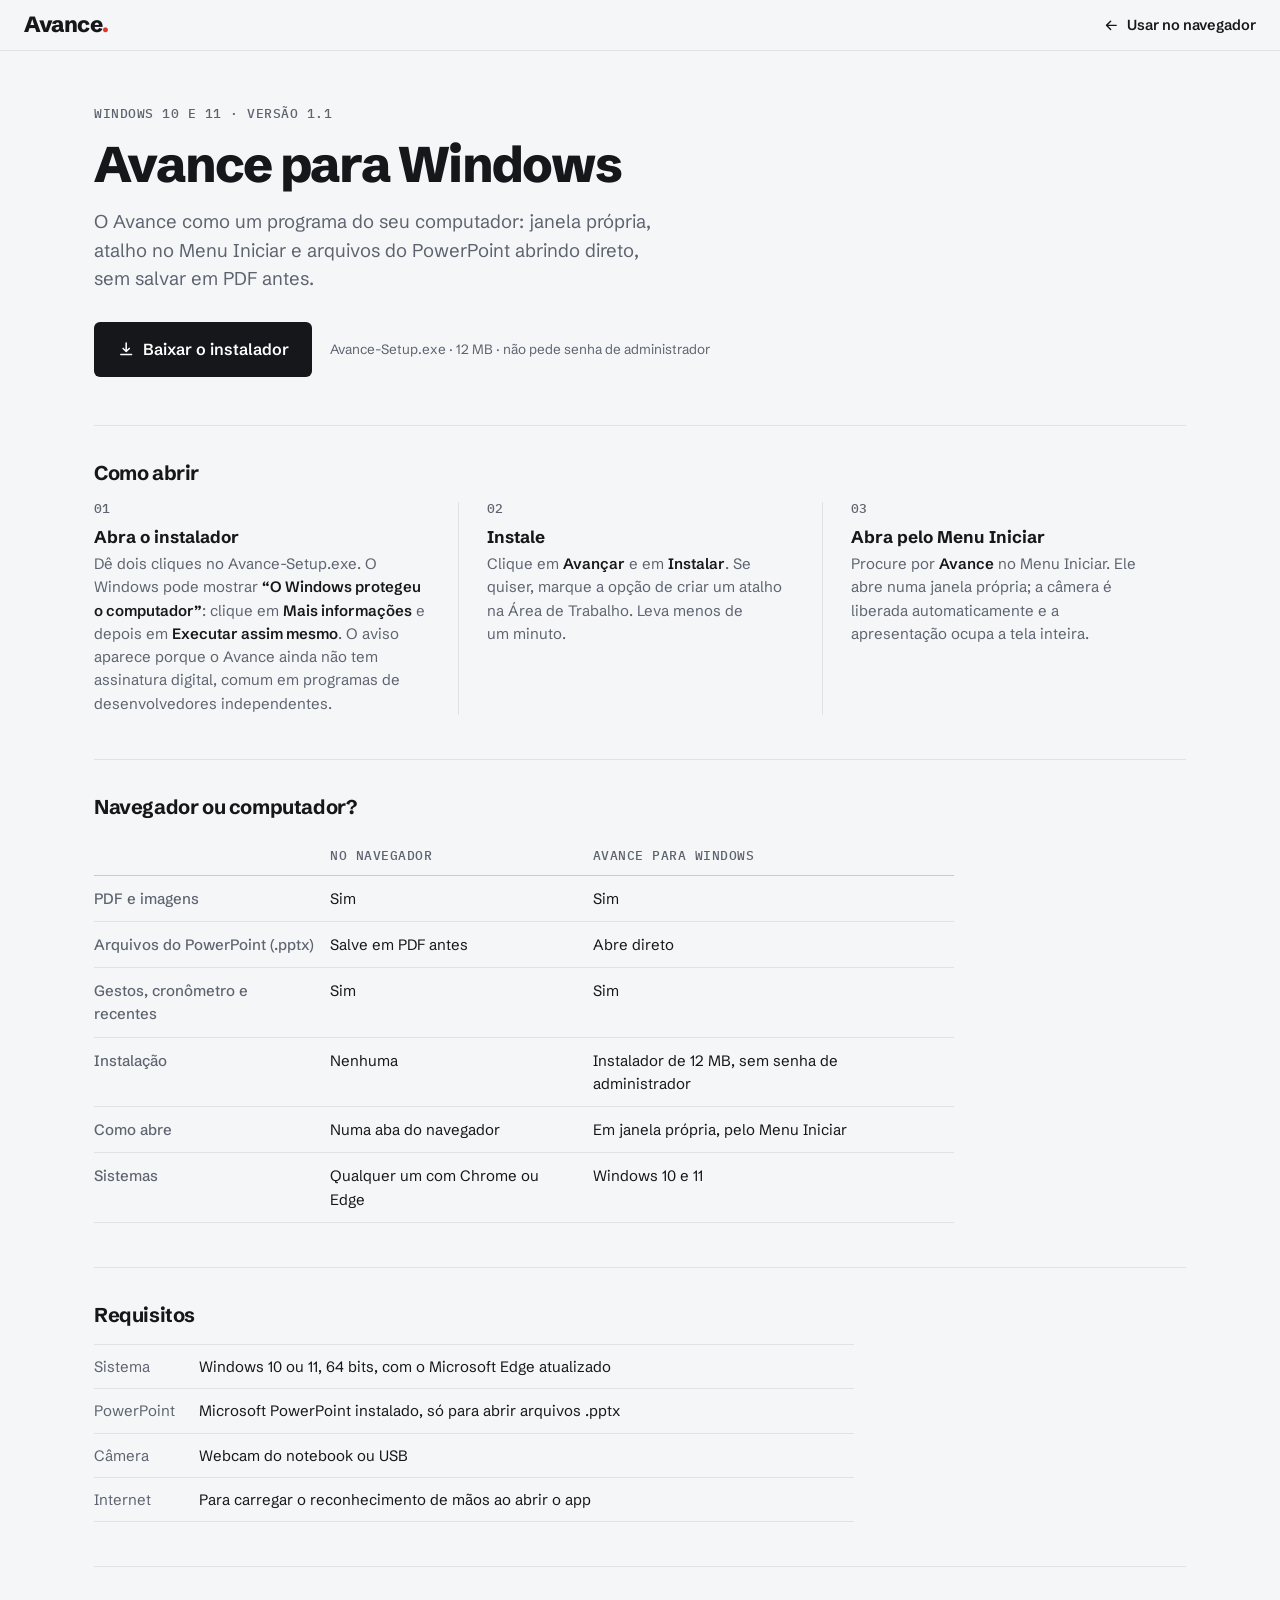
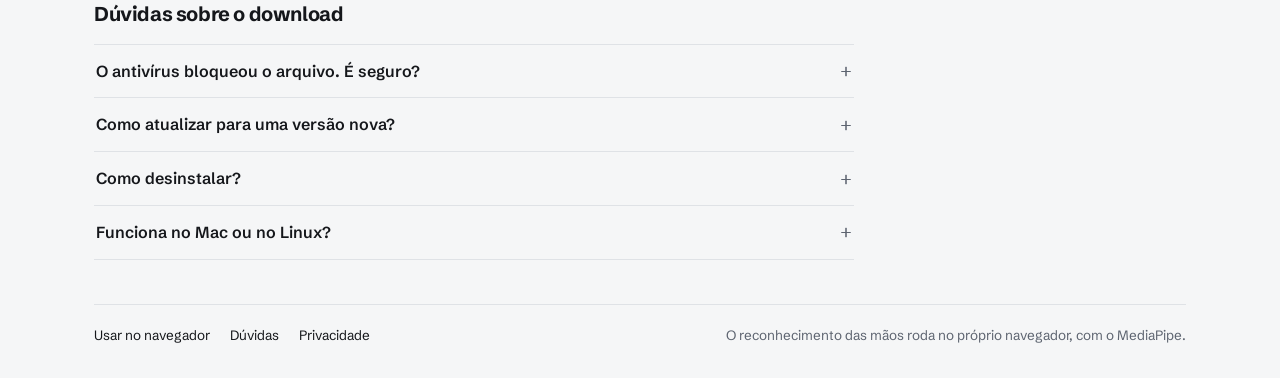
<file: download.html>
<!doctype html>
<html lang="pt-BR">
<head>
  <meta charset="utf-8">
  <meta name="viewport" content="width=device-width, initial-scale=1">
  <title>Avance para Windows</title>
  <meta name="description" content="Baixe o Avance para Windows: passe os slides com gestos da mão e abra arquivos do PowerPoint direto.">
  <link rel="icon" href="favicon.ico" sizes="any">
  <link rel="icon" href="favicon.svg" type="image/svg+xml">
  <link rel="apple-touch-icon" href="apple-touch-icon.png">
  <link rel="preconnect" href="https://fonts.googleapis.com">
  <link rel="preconnect" href="https://fonts.gstatic.com" crossorigin>
  <link href="https://fonts.googleapis.com/css2?family=IBM+Plex+Mono:wght@400;500&family=Schibsted+Grotesk:wght@400;500;600;700;800&display=swap" rel="stylesheet">
  <link rel="stylesheet" href="css/style.css">
</head>
<body>
  <svg width="0" height="0" style="position:absolute" aria-hidden="true">
    <symbol id="i-download" viewBox="0 0 24 24"><path d="M12 4v11m0 0-4-4m4 4 4-4M5 19h14"/></symbol>
    <symbol id="i-arrow-l" viewBox="0 0 24 24"><path d="M19 12H5m6-6-6 6 6 6"/></symbol>
  </svg>

  <header class="topbar">
    <a class="brand" href="./" title="Voltar ao início">Avance<span class="laser">.</span></a>
    <span></span>
    <div class="top-right">
      <a class="top-link" href="./"><svg><use href="#i-arrow-l"/></svg> Usar no navegador</a>
    </div>
  </header>

  <main class="welcome download-page">
    <section class="dl-hero">
      <span class="dl-eyebrow">Windows 10 e 11 · versão 1.1</span>
      <h1>Avance para Windows</h1>
      <p class="lead">O Avance como um programa do seu computador: janela própria, atalho no Menu Iniciar e arquivos do PowerPoint abrindo direto, sem salvar em PDF antes.</p>
      <div class="dl-actions">
        <a class="btn dark lg" href="https://github.com/sacramentobernardes/Avance/releases/latest/download/Avance-Setup.exe"><svg><use href="#i-download"/></svg> Baixar o instalador</a>
        <span class="note">Avance-Setup.exe · 12 MB · não pede senha de administrador</span>
      </div>
    </section>

    <section class="dl-section">
      <h2>Como abrir</h2>
      <ol class="dl-steps">
        <li>
          <h3>Abra o instalador</h3>
          <p>Dê dois cliques no Avance-Setup.exe. O Windows pode mostrar <b>“O Windows protegeu o computador”</b>: clique em <b>Mais informações</b> e depois em <b>Executar assim mesmo</b>. O aviso aparece porque o Avance ainda não tem assinatura digital, comum em programas de desenvolvedores independentes.</p>
        </li>
        <li>
          <h3>Instale</h3>
          <p>Clique em <b>Avançar</b> e em <b>Instalar</b>. Se quiser, marque a opção de criar um atalho na Área de Trabalho. Leva menos de um minuto.</p>
        </li>
        <li>
          <h3>Abra pelo Menu Iniciar</h3>
          <p>Procure por <b>Avance</b> no Menu Iniciar. Ele abre numa janela própria; a câmera é liberada automaticamente e a apresentação ocupa a tela inteira.</p>
        </li>
      </ol>
    </section>

    <section class="dl-section">
      <h2>Navegador ou computador?</h2>
      <div class="table-wrap">
        <table class="compare">
          <thead><tr><th></th><th>No navegador</th><th>Avance para Windows</th></tr></thead>
          <tbody>
            <tr><th>PDF e imagens</th><td>Sim</td><td>Sim</td></tr>
            <tr><th>Arquivos do PowerPoint (.pptx)</th><td>Salve em PDF antes</td><td>Abre direto</td></tr>
            <tr><th>Gestos, cronômetro e recentes</th><td>Sim</td><td>Sim</td></tr>
            <tr><th>Instalação</th><td>Nenhuma</td><td>Instalador de 12 MB, sem senha de administrador</td></tr>
            <tr><th>Como abre</th><td>Numa aba do navegador</td><td>Em janela própria, pelo Menu Iniciar</td></tr>
            <tr><th>Sistemas</th><td>Qualquer um com Chrome ou Edge</td><td>Windows 10 e 11</td></tr>
          </tbody>
        </table>
      </div>
    </section>

    <section class="dl-section">
      <h2>Requisitos</h2>
      <dl class="specs dl-specs">
        <div><dt>Sistema</dt><dd>Windows 10 ou 11, 64 bits, com o Microsoft Edge atualizado</dd></div>
        <div><dt>PowerPoint</dt><dd>Microsoft PowerPoint instalado, só para abrir arquivos .pptx</dd></div>
        <div><dt>Câmera</dt><dd>Webcam do notebook ou USB</dd></div>
        <div><dt>Internet</dt><dd>Para carregar o reconhecimento de mãos ao abrir o app</dd></div>
      </dl>
    </section>

    <section class="faq dl-section">
      <h2>Dúvidas sobre o download</h2>
      <div class="faq-list">
        <details>
          <summary>O antivírus bloqueou o arquivo. É seguro?</summary>
          <p>Alguns antivírus desconfiam de programas novos e sem assinatura digital, mesmo quando não há nada de errado. O Avance não instala nada, não altera o sistema e só usa a câmera dentro do navegador. Se o bloqueio continuar, use a versão no navegador e salve o PowerPoint em PDF.</p>
        </details>
        <details>
          <summary>Como atualizar para uma versão nova?</summary>
          <p>Baixe o instalador de novo nesta página e instale por cima. Seus ajustes e a lista de recentes são mantidos.</p>
        </details>
        <details>
          <summary>Como desinstalar?</summary>
          <p>Em Configurações → Aplicativos → Aplicativos instalados, procure Avance e clique em Desinstalar. Os ajustes e a lista de recentes do app também são apagados.</p>
        </details>
        <details>
          <summary>Funciona no Mac ou no Linux?</summary>
          <p>O instalador é só para Windows. No Mac e no Linux, use a versão no navegador, salvando a apresentação em PDF.</p>
        </details>
      </div>
    </section>

    <footer class="welcome-foot">
      <nav class="foot-links"><a href="./">Usar no navegador</a><a href="./#faq">Dúvidas</a><a href="./#privacy">Privacidade</a></nav>
      <span>O reconhecimento das mãos roda no próprio navegador, com o MediaPipe.</span>
    </footer>
  </main>
</body>
</html>
</file>
<file: css/style.css>
/* Layout: página clara e calma; a câmera ao vivo é o centro da tela inicial e as
   miniaturas imitam molduras de slide de projetor. O vermelho de ponteiro laser é
   o único destaque e aparece pouco. Verde (gatilho) e azul (mão direita) são cores
   de estado, não de destaque. */
:root {
  --paper: #f5f6f7;          /* fundo, cinza frio bem leve */
  --sheet: #ffffff;          /* superfícies */
  --sheet-2: #eef0f2;        /* preenchimentos discretos */
  --rule: #dfe2e6;           /* linhas */
  --rule-strong: #c6cbd2;
  --ink: #15171b;            /* texto e botão principal */
  --ink-2: #5d6470;          /* texto secundário */
  --laser: #e3342a;          /* destaque: ponteiro laser */
  --live: #138a4b;           /* gatilho ligado */
  --live-soft: #e3f3ea;
  --hand: #2f62c4;           /* mão direita */
  --hand-soft: #e8eefa;
  --caution: #a8650a;
  --caution-soft: #fbf0dc;
  --stage: #101114;          /* fundo de câmera e projeção */

  --font-text: "Schibsted Grotesk", "Segoe UI", system-ui, sans-serif;
  --font-mono: "IBM Plex Mono", ui-monospace, "Cascadia Mono", Consolas, monospace;

  --r-sm: 6px;
  --r-md: 10px;
  color-scheme: light;
}

* { box-sizing: border-box; }
html { scroll-behavior: smooth; }
html, body { margin: 0; min-height: 100%; }
body {
  background: var(--paper);
  color: var(--ink);
  font: 16px/1.55 var(--font-text);
  -webkit-font-smoothing: antialiased;
}
[hidden] { display: none !important; }
[data-mode="web"] .desktop-only, [data-mode="desktop"] .web-only { display: none !important; }
svg { width: 1.15em; height: 1.15em; fill: none; stroke: currentColor; stroke-width: 2; stroke-linecap: round; stroke-linejoin: round; flex: none; }
svg.fill { fill: currentColor; stroke: none; }
svg.mirror { transform: scaleX(-1); }
h1, h2, h3 { margin: 0; line-height: 1.12; text-wrap: balance; }
p { text-wrap: pretty; }
button { font: inherit; cursor: pointer; color: inherit; }
:focus-visible { outline: 2px solid var(--ink); outline-offset: 2px; }
kbd {
  display: inline-block; min-width: 24px; text-align: center;
  font: 500 12px/1 var(--font-mono); color: var(--ink);
  padding: 5px 6px; border-radius: 4px;
  background: var(--sheet); border: 1px solid var(--rule-strong); border-bottom-width: 2px;
}
.muted { color: var(--ink-2); }
.small { font-size: 14px; margin: 0; }

/* ---------- Botões ---------- */
.btn {
  display: inline-flex; align-items: center; justify-content: center; gap: 8px;
  padding: 10px 16px; border-radius: var(--r-sm); border: 1px solid transparent;
  font-weight: 600; font-size: 15px; text-decoration: none; white-space: nowrap;
  transition: background .15s, border-color .15s, opacity .15s;
}
.btn.dark { background: var(--ink); color: var(--sheet); }
.btn.dark:hover:not(:disabled) { background: #30343b; }
.btn.dark:disabled { opacity: .25; cursor: not-allowed; }
.btn.quiet { background: transparent; border-color: var(--rule-strong); color: var(--ink); }
.btn.quiet:hover { background: var(--sheet); }
.btn.light { background: var(--sheet); color: var(--ink); }
.btn.lg { padding: 14px 22px; font-size: 16px; }
.btn.xl { padding: 15px 22px; font-size: 16px; width: 100%; }

/* ---------- Barra superior ---------- */
.topbar {
  position: sticky; top: 0; z-index: 10;
  display: grid; grid-template-columns: 1fr auto 1fr; align-items: center; gap: 16px;
  padding: 14px max(24px, env(safe-area-inset-right, 0px)) 14px max(24px, env(safe-area-inset-left, 0px));
  background: var(--paper); border-bottom: 1px solid var(--rule);
}
.brand {
  justify-self: start; background: none; border: 0; padding: 0;
  font: 800 22px/1 var(--font-text); letter-spacing: -0.04em;
  color: var(--ink); text-decoration: none;
}
.laser { color: var(--laser); }

.stepper { display: flex; align-items: center; gap: 4px; }
.step-tab {
  display: flex; align-items: center; gap: 8px; position: relative;
  background: none; border: 0; padding: 8px 12px;
  color: var(--ink-2); font-weight: 600; font-size: 15px;
}
.step-tab .num { font: 500 13px/1 var(--font-mono); color: var(--rule-strong); }
.step-tab:hover:not(:disabled) { color: var(--ink); }
.step-tab:disabled { cursor: not-allowed; opacity: .45; }
.step-tab.current { color: var(--ink); }
.step-tab.current::after { content: ""; position: absolute; left: 12px; right: 12px; bottom: -15px; height: 2px; background: var(--ink); }
.step-tab.current .num { color: var(--ink); }
.step-tab.done .num { color: var(--live); }

.top-right { grid-column: 3; justify-self: end; display: flex; align-items: center; gap: 22px; }
.top-link { display: inline-flex; align-items: center; gap: 7px; color: var(--ink); text-decoration: none; font-weight: 600; font-size: 14.5px; }
.top-link:hover { text-decoration: underline; text-underline-offset: 3px; }
/* Interruptor da câmera (barra superior) */
.cam-toggle {
  display: inline-flex; align-items: center; gap: 10px;
  background: none; border: 0; padding: 6px 4px; border-radius: 6px;
}
.cam-toggle:disabled { cursor: progress; }
.cam-toggle .switch {
  position: relative; width: 34px; height: 20px; border-radius: 999px; flex: none;
  background: var(--rule-strong); transition: background .2s;
}
.cam-toggle .switch i {
  position: absolute; top: 2px; left: 2px; width: 16px; height: 16px; border-radius: 50%;
  background: var(--sheet); box-shadow: 0 1px 2px rgba(21, 23, 27, .3); transition: transform .2s;
}
.cam-toggle[aria-checked="true"] .switch { background: var(--ink); }
.cam-toggle[aria-checked="true"] .switch i { transform: translateX(14px); }
.cam-toggle:hover .switch { box-shadow: 0 0 0 3px var(--sheet-2); }

/* Alerta de câmera desligada */
.alert-dialog {
  width: min(440px, calc(100vw - 32px)); padding: 24px; border: 0; border-radius: var(--r-md);
  background: var(--sheet); color: var(--ink); box-shadow: 0 30px 60px -20px rgba(21, 23, 27, .45);
}
.alert-dialog::backdrop { background: rgba(21, 23, 27, .45); }
.alert-dialog h2 { font-size: 21px; font-weight: 800; letter-spacing: -0.02em; }
.alert-dialog p { margin: 10px 0 0; color: var(--ink-2); }
.alert-actions { display: flex; justify-content: flex-end; flex-wrap: wrap; gap: 10px; margin-top: 22px; }

.cam-chip {
  display: inline-flex; align-items: center; gap: 8px;
  font: 500 12.5px/1 var(--font-mono); color: var(--ink-2); text-transform: lowercase;
}
.cam-chip .dot { width: 8px; height: 8px; background: var(--rule-strong); }
.cam-chip.ready .dot { background: var(--ink); }
.cam-chip.armed { color: var(--live); }
.cam-chip.armed .dot { background: var(--live); }
.cam-chip.error { color: var(--laser); }
.cam-chip.error .dot { background: var(--laser); }

@media (max-width: 820px) {
  .topbar { grid-template-columns: 1fr auto; padding-inline: max(16px, env(safe-area-inset-left, 0px)) max(16px, env(safe-area-inset-right, 0px)); }
  .top-right { grid-column: 2; grid-row: 1; gap: 14px; }
  .stepper { grid-column: 1 / -1; grid-row: 2; justify-content: center; }
  .step-tab.current::after { bottom: -2px; }
}

/* ---------- Tela inicial ---------- */
.welcome, .steps {
  width: 100%; max-width: 1140px; margin: 0 auto;
  padding-left: max(24px, env(safe-area-inset-left, 0px));
  padding-right: max(24px, env(safe-area-inset-right, 0px));
}
@media (max-width: 640px) {
  .welcome, .steps { padding-left: max(16px, env(safe-area-inset-left, 0px)); padding-right: max(16px, env(safe-area-inset-right, 0px)); }
}

.intro {
  display: grid; grid-template-columns: minmax(0, 5fr) minmax(0, 6fr); gap: 56px; align-items: center;
  padding-block: 56px 64px;
}
@media (max-width: 920px) { .intro { grid-template-columns: 1fr; gap: 36px; padding-block: 32px 48px; } }
.intro h1 { font-size: clamp(34px, 4.4vw, 50px); font-weight: 800; letter-spacing: -0.035em; }
.lead { font-size: 18.5px; color: var(--ink-2); margin: 18px 0 0; max-width: 34ch; }
.intro-actions { display: flex; align-items: center; gap: 18px; flex-wrap: wrap; margin-top: 30px; }
.note { font-size: 13.5px; color: var(--ink-2); line-height: 1.45; }

/* Demonstração: a mão passa e o slide troca (loop de 5 s) */
.hero-demo { margin: 0; max-width: 100%; }
.demo-window { border-radius: var(--r-md); background: var(--sheet); overflow: hidden; box-shadow: 0 0 0 1px var(--rule), 0 24px 48px -28px rgba(21, 23, 27, .45); }
.demo-bar { display: flex; align-items: center; gap: 6px; padding: 10px 14px; border-bottom: 1px solid var(--rule); }
.demo-bar i { width: 9px; height: 9px; border-radius: 50%; background: var(--rule-strong); }
.demo-bar span { margin-left: 10px; font: 500 12px/1 var(--font-mono); color: var(--ink-2); }
.demo-stage { position: relative; aspect-ratio: 16 / 10; background: var(--stage); overflow: hidden; }
.demo-slide { position: absolute; inset: 7% 6% 16%; border-radius: 3px; background: var(--sheet); padding: 7% 8%; display: flex; flex-direction: column; gap: 9px; }
.demo-slide b { display: block; border-radius: 2px; }
.demo-slide .t { width: 55%; height: 16px; background: var(--ink); }
.demo-slide .l { height: 8px; background: var(--sheet-2); }
.w80 { width: 80%; } .w70 { width: 70%; } .w60 { width: 60%; }
.bars { flex: 1; display: flex; align-items: flex-end; gap: 8%; padding-top: 6px; border-bottom: 2px solid var(--ink); }
.bars i { flex: 1; background: var(--ink); }
.bars i:last-child { background: var(--laser); }
.circles { flex: 1; display: flex; align-items: center; justify-content: center; gap: 7%; }
.circles i { width: 20%; aspect-ratio: 1; border-radius: 50%; border: 3px solid var(--ink); }
.circles i:nth-child(2) { background: var(--laser); border-color: var(--laser); }

.demo-slide.s1 { animation: demo-s1 5s cubic-bezier(.2, .75, .25, 1) infinite; }
.demo-slide.s2 { animation: demo-s2 5s cubic-bezier(.2, .75, .25, 1) infinite; }
@keyframes demo-s1 { 0%, 38% { transform: none; opacity: 1; } 46%, 92% { transform: translateX(-8%); opacity: 0; } 100% { transform: none; opacity: 1; } }
@keyframes demo-s2 { 0%, 38% { transform: translateX(8%); opacity: 0; } 46%, 92% { transform: none; opacity: 1; } 100% { transform: none; opacity: 0; } }
.demo-frame { position: absolute; inset: 0; box-shadow: inset 0 0 0 3px #34c778; animation: demo-frame 5s infinite; }
@keyframes demo-frame { 0%, 8% { opacity: 0; } 14%, 70% { opacity: 1; } 80%, 100% { opacity: 0; } }
.demo-hand {
  position: absolute; top: 34%; left: 70%; width: 16%; aspect-ratio: 1; border-radius: 50%;
  display: grid; place-items: center; color: #fff; background: var(--hand);
  animation: demo-hand 5s cubic-bezier(.45, 0, .2, 1) infinite;
}
.demo-hand svg { width: 50%; height: 50%; }
@keyframes demo-hand {
  0%, 16% { left: 70%; opacity: 0; transform: scale(.85); }
  22% { left: 70%; opacity: 1; transform: none; }
  40% { left: 14%; opacity: 1; transform: none; }
  50%, 100% { left: 10%; opacity: 0; transform: scale(.9); }
}
.demo-hud { position: absolute; left: 4%; right: 4%; bottom: 4%; display: flex; justify-content: space-between; }
.demo-pill { display: inline-flex; align-items: center; gap: 6px; padding: 5px 9px; border-radius: 4px; background: var(--live); color: #fff; font: 500 11.5px/1 var(--font-mono); }
.demo-count { background: rgba(255, 255, 255, .14); font-variant-numeric: tabular-nums; }
.digits { display: inline-grid; }
.digits em { grid-area: 1 / 1; font-style: normal; }
.digits .c1 { animation: demo-c1 5s infinite; }
.digits .c2 { animation: demo-c2 5s infinite; }
@keyframes demo-c1 { 0%, 41% { opacity: 1; } 42%, 97% { opacity: 0; } 100% { opacity: 1; } }
@keyframes demo-c2 { 0%, 41% { opacity: 0; } 42%, 97% { opacity: 1; } 100% { opacity: 0; } }

.recent, .how, .desktop, .faq, .privacy { border-top: 1px solid var(--rule); padding-block: 36px 44px; scroll-margin-top: 80px; }
.recent h2, .how h2, .desktop h2, .faq h2, .privacy h2 { font-size: 20px; font-weight: 700; letter-spacing: -0.02em; margin-bottom: 18px; }

.recent-list { list-style: none; margin: 0; padding: 0; border-top: 1px solid var(--rule); }
.recent-row {
  display: grid; grid-template-columns: 56px minmax(0, 1fr) auto auto 36px; align-items: center; gap: 16px;
  padding: 10px 4px; border-bottom: 1px solid var(--rule); cursor: pointer;
}
.recent-row:hover { background: var(--sheet); }
.recent-kind { font: 500 11.5px/1 var(--font-mono); color: var(--ink-2); text-transform: uppercase; }
.recent-name { font-weight: 600; overflow: hidden; text-overflow: ellipsis; white-space: nowrap; }
.recent-meta { font: 400 13px/1 var(--font-mono); color: var(--ink-2); font-variant-numeric: tabular-nums; white-space: nowrap; }
.recent-remove { width: 30px; height: 30px; display: grid; place-items: center; border: 0; border-radius: 4px; background: none; color: var(--ink-2); opacity: 0; }
.recent-row:hover .recent-remove, .recent-remove:focus-visible { opacity: 1; }
.recent-remove:hover { background: var(--sheet-2); color: var(--ink); }
@media (max-width: 560px) {
  .recent-row { grid-template-columns: minmax(0, 1fr) auto 32px; }
  .recent-kind, .recent-row .when { display: none; }
  .recent-remove { opacity: 1; }
}

.how { scroll-margin-top: 80px; }
.how-grid { display: grid; grid-template-columns: repeat(3, minmax(0, 1fr)); }
.how-grid article { padding: 4px 28px 0; border-left: 1px solid var(--rule); display: flex; flex-direction: column; gap: 10px; }
.how-grid article:first-child { padding-left: 0; border-left: 0; }
@media (max-width: 820px) {
  .how-grid { grid-template-columns: 1fr; gap: 28px; }
  .how-grid article { padding: 0; border-left: 0; }
}
.how-label { font: 500 12px/1.3 var(--font-mono); color: var(--ink-2); text-transform: uppercase; letter-spacing: .04em; }
.how-icon { width: 34px; height: 34px; stroke-width: 1.6; color: var(--ink); margin-top: 6px; }
.how-grid h3 { font-size: 19px; font-weight: 700; letter-spacing: -0.02em; }
.how-grid p { margin: 0; color: var(--ink-2); font-size: 15px; max-width: 38ch; }

.note a { color: var(--ink); text-underline-offset: 3px; }

/* Versão para computador */
.desktop-grid { display: grid; grid-template-columns: minmax(0, 1fr) minmax(0, 1fr); gap: 40px; align-items: start; }
@media (max-width: 820px) { .desktop-grid { grid-template-columns: 1fr; gap: 24px; } }
.desktop-text { display: flex; flex-direction: column; align-items: flex-start; gap: 20px; }
.desktop-text p { margin: 0; color: var(--ink-2); max-width: 52ch; }
.specs { margin: 0; display: grid; grid-template-columns: auto 1fr; border-top: 1px solid var(--rule); }
.specs div { display: contents; }
.specs dt, .specs dd { padding: 10px 0; border-bottom: 1px solid var(--rule); font-size: 15px; }
.specs dt { color: var(--ink-2); padding-right: 24px; }
.specs dd { margin: 0; }
.specs a { color: var(--ink); text-underline-offset: 3px; }
code { font: 500 0.92em/1 var(--font-mono); background: var(--sheet-2); padding: 2px 5px; border-radius: 4px; }

/* Dúvidas frequentes */
.faq-list { border-top: 1px solid var(--rule); max-width: 760px; }
.faq details { border-bottom: 1px solid var(--rule); }
.faq summary {
  list-style: none; cursor: pointer; display: flex; justify-content: space-between; align-items: center; gap: 16px;
  padding: 14px 2px; font-weight: 600; font-size: 16px;
}
.faq summary::-webkit-details-marker { display: none; }
.faq summary::after { content: "+"; font: 400 20px/1 var(--font-mono); color: var(--ink-2); flex: none; }
.faq details[open] summary::after { content: "−"; }
.faq summary:hover { color: var(--ink-2); }
.faq details p { margin: 0 0 16px; color: var(--ink-2); max-width: 66ch; }

/* Privacidade */
.privacy-grid { display: grid; grid-template-columns: repeat(2, minmax(0, 1fr)); gap: 24px 40px; }
@media (max-width: 760px) { .privacy-grid { grid-template-columns: 1fr; } }
.privacy-grid h3 { font-size: 16px; font-weight: 700; margin-bottom: 6px; }
.privacy-grid p { margin: 0; color: var(--ink-2); font-size: 15px; max-width: 60ch; }

.welcome-foot { border-top: 1px solid var(--rule); padding-block: 20px 32px; font-size: 13.5px; color: var(--ink-2); display: flex; flex-wrap: wrap; justify-content: space-between; gap: 10px 24px; }
.foot-links { display: flex; flex-wrap: wrap; gap: 6px 20px; }
.foot-links a { color: var(--ink); text-decoration: none; }
.foot-links a:hover { text-decoration: underline; text-underline-offset: 3px; }

/* Página de download (download.html) */
.dl-hero { padding-block: 56px 48px; display: flex; flex-direction: column; align-items: flex-start; gap: 16px; }
.dl-eyebrow { font: 500 12.5px/1 var(--font-mono); color: var(--ink-2); text-transform: uppercase; letter-spacing: .04em; }
.dl-hero h1 { font-size: clamp(34px, 4.4vw, 50px); font-weight: 800; letter-spacing: -0.035em; }
.dl-hero .lead { max-width: 52ch; margin: 0; }
.dl-actions { display: flex; align-items: center; gap: 18px; flex-wrap: wrap; margin-top: 12px; }
.dl-section { border-top: 1px solid var(--rule); padding-block: 36px 44px; }
.dl-section h2 { font-size: 20px; font-weight: 700; letter-spacing: -0.02em; margin-bottom: 18px; }
.dl-steps { list-style: none; margin: 0; padding: 0; display: grid; grid-template-columns: repeat(3, minmax(0, 1fr)); counter-reset: passo; }
.dl-steps li { counter-increment: passo; padding: 0 28px; border-left: 1px solid var(--rule); }
.dl-steps li:first-child { padding-left: 0; border-left: 0; }
.dl-steps li::before { content: counter(passo, decimal-leading-zero); display: block; font: 500 13px/1 var(--font-mono); color: var(--ink-2); margin-bottom: 12px; }
.dl-steps h3 { font-size: 17px; font-weight: 700; margin-bottom: 6px; }
.dl-steps p { margin: 0; color: var(--ink-2); font-size: 15px; }
.dl-steps b { color: var(--ink); font-weight: 600; }
@media (max-width: 820px) {
  .dl-steps { grid-template-columns: 1fr; gap: 24px; }
  .dl-steps li { padding: 0; border-left: 0; }
}
.table-wrap { overflow-x: auto; }
.compare { width: 100%; max-width: 860px; border-collapse: collapse; font-size: 15px; }
.compare th, .compare td { text-align: left; padding: 11px 16px 11px 0; border-bottom: 1px solid var(--rule); vertical-align: top; }
.compare thead th { font: 500 12.5px/1.3 var(--font-mono); color: var(--ink-2); text-transform: uppercase; letter-spacing: .04em; border-bottom-color: var(--rule-strong); }
.compare tbody th { font-weight: 500; color: var(--ink-2); }
.dl-specs { max-width: 760px; }

/* Aviso de tela pequena */
.small-screen {
  display: flex; align-items: center; justify-content: space-between; gap: 12px 16px; flex-wrap: wrap;
  padding: 12px max(16px, env(safe-area-inset-right, 0px)) 12px max(16px, env(safe-area-inset-left, 0px));
  background: var(--caution-soft); color: #6e4205; font-size: 14.5px; border-bottom: 1px solid rgba(168, 101, 10, .2);
}
.small-screen p { margin: 0; flex: 1 1 260px; }

/* ---------- Etapas ---------- */
.steps { padding-block: 40px 48px; }
.step { display: flex; flex-direction: column; gap: 26px; }
.step-head h1 { font-size: 32px; font-weight: 800; letter-spacing: -0.03em; }
.step-head p { margin: 8px 0 0; color: var(--ink-2); font-size: 16.5px; }
.step-foot { display: flex; justify-content: space-between; align-items: center; gap: 12px; padding-top: 18px; border-top: 1px solid var(--rule); }

.card { background: var(--sheet); border: 1px solid var(--rule); border-radius: var(--r-md); padding: 22px; display: flex; flex-direction: column; gap: 12px; }
.card-head { display: flex; align-items: center; justify-content: space-between; gap: 10px; }
.card-head h3 { font-size: 17px; font-weight: 700; display: flex; align-items: center; gap: 8px; }
.pill { font: 500 13px/1 var(--font-mono); color: var(--ink-2); font-variant-numeric: tabular-nums; }
.pill.done { color: var(--live); }

/* Etapa 1 */
.dropzone {
  display: flex; flex-direction: column; align-items: flex-start; gap: 4px;
  padding: 40px 36px; cursor: pointer;
  border: 1.5px dashed var(--rule-strong); border-radius: var(--r-md); background: var(--sheet);
  color: var(--ink-2); transition: border-color .15s, background .15s;
}
.dropzone:hover, .dropzone:focus-visible, .dropzone.over { border-color: var(--ink); outline: none; }
.dropzone.over { background: var(--sheet-2); }
.dropzone u { color: var(--ink); text-decoration: underline; text-underline-offset: 3px; }
.drop-icon { color: var(--ink); margin-bottom: 10px; }
.drop-icon svg { width: 30px; height: 30px; stroke-width: 1.6; }
.dropzone strong { color: var(--ink); font-size: 21px; letter-spacing: -0.02em; }
.chips { display: flex; gap: 14px; margin-top: 14px; }
.chips i { font: 500 12px/1 var(--font-mono); font-style: normal; color: var(--ink-2); }

.deck { display: flex; flex-direction: column; gap: 22px; }
.deck-main { display: grid; grid-template-columns: minmax(0, 1.7fr) minmax(220px, 1fr); gap: 32px; align-items: start; }
@media (max-width: 760px) { .deck-main { grid-template-columns: 1fr; } }
.deck-preview, .summary-thumb {
  aspect-ratio: 16 / 9; max-width: 100%; overflow: hidden; background: var(--sheet-2);
  display: grid; place-items: center; border-radius: var(--r-sm);
  box-shadow: 0 0 0 1px var(--rule), 0 18px 36px -24px rgba(21, 23, 27, .35);
}
.deck-preview > *, .summary-thumb > * { max-width: 100%; max-height: 100%; display: block; }
.deck-side { display: flex; flex-direction: column; gap: 20px; }
.deck-side h2 { font-size: 26px; font-weight: 800; letter-spacing: -0.03em; overflow-wrap: anywhere; }
.meta { margin: 0; display: grid; grid-template-columns: auto 1fr; border-top: 1px solid var(--rule); }
.meta div { display: contents; }
.meta dt, .meta dd { padding: 10px 0; border-bottom: 1px solid var(--rule); }
.meta dt { padding-right: 20px; }
.meta dt { color: var(--ink-2); font-size: 14.5px; }
.meta dd { margin: 0; font: 500 14.5px/1.4 var(--font-mono); text-align: right; font-variant-numeric: tabular-nums; }
.deck-side .btn { align-self: flex-start; }

.section-head { display: flex; align-items: baseline; justify-content: space-between; gap: 12px; flex-wrap: wrap; }
.section-head h3 { font-size: 17px; font-weight: 700; }
.section-head .muted { font-size: 14px; }

/* Miniaturas como molduras de slide de projetor */
.filmstrip {
  display: grid; grid-template-columns: repeat(auto-fill, minmax(168px, 1fr)); gap: 16px;
  max-height: 420px; overflow-y: auto; padding: 6px; margin: -6px;
}
.thumb {
  position: relative; display: flex; flex-direction: column; gap: 0; padding: 8px 8px 0;
  background: var(--sheet); border: 1px solid var(--rule); border-radius: 5px;
  box-shadow: 0 1px 0 var(--rule); text-align: left;
  transition: transform .12s, box-shadow .12s, border-color .12s;
}
.thumb:hover { transform: translateY(-2px); border-color: var(--rule-strong); box-shadow: 0 8px 18px -12px rgba(21, 23, 27, .4); }
.thumb .win { aspect-ratio: 16 / 9; display: grid; place-items: center; overflow: hidden; background: var(--sheet-2); border-radius: 2px; box-shadow: inset 0 0 0 1px rgba(21, 23, 27, .08); }
.thumb .win > canvas, .thumb .win > img { width: 100%; height: 100%; object-fit: contain; display: block; }
.thumb .stamp { display: flex; justify-content: space-between; align-items: center; padding: 7px 2px 8px; font: 500 11.5px/1 var(--font-mono); color: var(--ink-2); font-variant-numeric: tabular-nums; }
.thumb .tag { color: var(--laser); display: inline-flex; align-items: center; gap: 5px; }
.thumb .tag::before { content: ""; width: 7px; height: 7px; border-radius: 50%; background: var(--laser); box-shadow: 0 0 0 3px rgba(227, 52, 42, .18); }
.thumb.start { border-color: var(--ink); }

.status-line { margin: -10px 0 0; min-height: 1.5em; font-size: 14.5px; color: var(--ink-2); display: flex; align-items: center; gap: 8px; }
.status-line.error { color: var(--laser); }

/* Guia para salvar PowerPoint em PDF (versão web) */
.pptx-help { display: flex; flex-direction: column; gap: 18px; padding: 24px; border-radius: var(--r-md); background: var(--sheet); border: 1px solid var(--rule); }
.pptx-head h2 { font-size: 22px; font-weight: 800; letter-spacing: -0.02em; }
.pptx-head p { margin: 6px 0 0; color: var(--ink-2); max-width: 66ch; }
.export-grid { display: grid; grid-template-columns: repeat(4, minmax(0, 1fr)); border-top: 1px solid var(--rule); border-bottom: 1px solid var(--rule); }
.export-grid > div { padding: 14px 18px 14px 0; }
.export-grid > div + div { padding-left: 18px; border-left: 1px solid var(--rule); }
@media (max-width: 860px) {
  .export-grid { grid-template-columns: 1fr 1fr; }
  .export-grid > div:nth-child(3) { padding-left: 0; border-left: 0; }
  .export-grid > div:nth-child(n+3) { border-top: 1px solid var(--rule); }
}
@media (max-width: 480px) {
  .export-grid { grid-template-columns: 1fr; }
  .export-grid > div + div { padding-left: 0; border-left: 0; border-top: 1px solid var(--rule); }
}
.export-grid h3 { font-size: 15px; font-weight: 700; margin-bottom: 6px; }
.export-grid ol { margin: 0; padding-left: 18px; color: var(--ink-2); font-size: 14px; display: grid; gap: 3px; }
.pptx-actions { display: flex; flex-wrap: wrap; gap: 10px; }
.status-line.busy::before { content: ""; width: 14px; height: 14px; border-radius: 50%; border: 2px solid var(--rule-strong); border-top-color: var(--ink); animation: spin .8s linear infinite; }
@keyframes spin { to { transform: rotate(360deg); } }

/* Etapa 2 */
.calib { display: grid; grid-template-columns: minmax(0, 1.45fr) minmax(300px, 1fr); gap: 28px; align-items: start; }
@media (max-width: 900px) { .calib { grid-template-columns: 1fr; } }
.calib-cam, .calib-side { display: flex; flex-direction: column; gap: 14px; min-width: 0; }

.camera {
  position: relative; aspect-ratio: 4 / 3; max-width: 100%; overflow: hidden;
  background: var(--stage); border-radius: var(--r-md);
  box-shadow: 0 0 0 1px var(--rule); transition: box-shadow .2s;
}
.camera.active { box-shadow: 0 0 0 3px var(--live); }
.camera video, .camera canvas, .pip video, .pip canvas {
  position: absolute; inset: 0; width: 100%; height: 100%;
  object-fit: cover; transform: scaleX(-1); /* espelhado, como um espelho */
}
.cam-placeholder { position: absolute; inset: 0; display: flex; flex-direction: column; gap: 14px; align-items: center; justify-content: center; text-align: center; padding: 20px; color: #9aa1ab; font-size: 15px; }
.spinner { width: 26px; height: 26px; border-radius: 50%; border: 3px solid rgba(255, 255, 255, .15); border-top-color: #fff; animation: spin .8s linear infinite; }
.cam-badge { position: absolute; left: 12px; top: 12px; padding: 5px 9px; border-radius: 4px; background: rgba(16, 17, 20, .7); font: 500 11.5px/1 var(--font-mono); color: #d7dadf; }
.swipe-flash {
  position: absolute; left: 50%; top: 50%; translate: -50% -50%;
  padding: 12px 20px; border-radius: var(--r-sm); background: var(--sheet); color: var(--ink);
  font: 700 19px/1 var(--font-text); letter-spacing: -0.01em;
  opacity: 0; transition: opacity .3s; pointer-events: none;
}
.swipe-flash.show { opacity: 1; transition: none; }

.readouts { display: grid; grid-template-columns: 1fr 1fr; border: 1px solid var(--rule); border-radius: var(--r-md); background: var(--sheet); }
.readout { display: flex; align-items: center; gap: 9px; flex-wrap: wrap; padding: 11px 14px; font-size: 14.5px; color: var(--ink-2); }
.readout + .readout { border-left: 1px solid var(--rule); }
.readout b { margin-left: auto; color: var(--ink); font: 500 13px/1.3 var(--font-mono); }
.dot { width: 9px; height: 9px; border-radius: 50%; background: var(--rule-strong); flex: none; transition: background .2s; }
.dot.seen { background: var(--caution); }
.dot.right.seen { background: var(--hand); }
.dot.armed { background: var(--live); }

.diagnostic { margin: 0; padding: 12px 14px; border-radius: var(--r-sm); font-size: 14.5px; color: var(--ink-2); background: var(--sheet-2); }
.diagnostic.ok { color: #0d5f34; background: var(--live-soft); }
.diagnostic.warn { color: #6e4205; background: var(--caution-soft); }

.check-bar { height: 4px; border-radius: 2px; background: var(--sheet-2); overflow: hidden; }
.check-bar b { display: block; height: 100%; width: 0; background: var(--live); transition: width .4s ease; }
.checklist { list-style: none; margin: 0; padding: 0; display: grid; }
.checklist li { display: flex; align-items: center; gap: 12px; padding: 9px 0; color: var(--ink-2); font-size: 15px; border-bottom: 1px solid var(--rule); }
.checklist li:last-child { border-bottom: 0; }
.tick { width: 20px; height: 20px; border-radius: 4px; display: grid; place-items: center; border: 1.5px solid var(--rule-strong); color: transparent; transition: background .2s, border-color .2s; }
.tick svg { width: 13px; height: 13px; stroke-width: 3; }
.checklist li.ok { color: var(--ink); }
.checklist li.ok .tick { background: var(--live); border-color: var(--live); color: #fff; }

.gesture-cards { display: grid; border: 1px solid var(--rule); border-radius: var(--r-md); background: var(--sheet); }
.gcard { display: flex; align-items: center; gap: 14px; padding: 12px 16px; }
.gcard + .gcard { border-top: 1px solid var(--rule); }
.gcard b { display: block; font-size: 15px; }
.gcard span { font-size: 14px; color: var(--ink-2); }
.gcard u { text-decoration: none; color: var(--ink); font-weight: 600; }
.gfig { width: 52px; height: 40px; flex: none; display: inline-flex; align-items: center; justify-content: center; gap: 2px; border-radius: var(--r-sm); }
.gfig svg { width: 21px; height: 21px; }
.gfig .arrow { width: 17px; height: 17px; stroke-width: 2.4; }
.green { background: var(--live-soft); color: var(--live); }
.indigo { background: var(--hand-soft); color: var(--hand); }

.settings summary { cursor: pointer; font-weight: 600; display: flex; align-items: center; gap: 8px; list-style: none; }
.settings summary::-webkit-details-marker { display: none; }
.check, .range { display: flex; gap: 10px; align-items: baseline; font-size: 15px; }
.range { flex-direction: column; align-items: stretch; gap: 6px; margin-top: 4px; }
.range span { display: flex; justify-content: space-between; }
.check small { color: var(--ink-2); }
input[type="range"], input[type="checkbox"] { accent-color: var(--ink); }
input[type="range"] { width: 100%; }
input[type="checkbox"] { transform: translateY(1px); }
output { font: 500 14px/1 var(--font-mono); }

/* Etapa 3 */
.launch { display: grid; grid-template-columns: minmax(0, 1.25fr) minmax(0, 1fr) minmax(0, 1fr); gap: 20px; align-items: start; }
@media (max-width: 1060px) { .launch { grid-template-columns: 1fr 1fr; } .summary { grid-column: 1 / -1; } }
@media (max-width: 680px) { .launch { grid-template-columns: 1fr; } }
.summary { gap: 18px; }
.summary h3 { font-size: 21px; font-weight: 800; letter-spacing: -0.02em; overflow-wrap: anywhere; }
.summary-list { list-style: none; margin: 12px 0 0; padding: 0; display: grid; font-size: 15px; border-top: 1px solid var(--rule); }
.summary-list li { display: flex; justify-content: space-between; gap: 10px; padding: 9px 0; border-bottom: 1px solid var(--rule); }
.summary-list span { color: var(--ink-2); }
.summary-list b { font: 500 14.5px/1.4 var(--font-mono); }
.summary-list b.ok { color: var(--live); }
.summary-list b.warn { color: var(--caution); }
.launch-actions { display: flex; flex-direction: column; gap: 10px; }

.segmented { display: grid; grid-template-columns: repeat(4, 1fr); border: 1px solid var(--rule-strong); border-radius: var(--r-sm); overflow: hidden; }
.segmented button {
  padding: 9px 4px; font: 500 13px/1.2 var(--font-mono); background: var(--sheet); border: 0; color: var(--ink-2);
  border-right: 1px solid var(--rule); border-bottom: 1px solid var(--rule);
}
.segmented button:nth-child(4n) { border-right: 0; }
.segmented button:nth-child(n+5) { border-bottom: 0; }
.segmented button:hover { color: var(--ink); background: var(--paper); }
.segmented button.on { background: var(--ink); color: var(--sheet); }
.inline-input { display: flex; align-items: center; gap: 8px; font-size: 14.5px; color: var(--ink-2); }
.inline-input input { width: 88px; padding: 7px 10px; border-radius: var(--r-sm); font: 500 14px/1.2 var(--font-mono); color: var(--ink); background: var(--sheet); border: 1px solid var(--rule-strong); }
.inline-input input:focus { outline: 2px solid var(--ink); outline-offset: 1px; }
.toggles { display: grid; gap: 9px; padding-top: 12px; border-top: 1px solid var(--rule); margin-top: 2px; }

.keys { margin: 0; display: grid; }
.keys div { display: flex; justify-content: space-between; align-items: center; gap: 10px; font-size: 14.5px; padding: 7px 0; border-bottom: 1px solid var(--rule); }
.keys div:last-child { border-bottom: 0; }
.keys dt { display: flex; gap: 4px; }
.keys dd { margin: 0; color: var(--ink-2); text-align: right; }

/* ---------- Modo apresentação (sempre escuro) ---------- */
.present { position: fixed; inset: 0; z-index: 20; background: #000; overflow: hidden; cursor: none; user-select: none; }
.present.pointer { cursor: default; }
.stage { position: absolute; inset: 0; }
.slide {
  position: absolute; inset: 0; width: 100%; height: 100%;
  object-fit: contain; display: block;
  transition: transform 280ms cubic-bezier(.2, .75, .25, 1), opacity 280ms ease;
}
.slide.from-right { transform: translateX(4%); opacity: 0; }
.slide.from-left { transform: translateX(-4%); opacity: 0; }
.slide.fade-in { opacity: 0; }
.slide.to-left { transform: translateX(-4%); opacity: 0; }
.slide.to-right { transform: translateX(4%); opacity: 0; }
.slide.fade-out { opacity: 0; }
.slide.instant { transition: none; }

.trigger-frame { position: absolute; inset: 0; pointer-events: none; box-shadow: inset 0 0 0 3px rgba(52, 199, 120, .9); opacity: 0; transition: opacity .2s; }
.present.armed .trigger-frame { opacity: 1; }

.hud-bottom { position: absolute; left: 18px; right: 18px; bottom: 16px; display: grid; grid-template-columns: 1fr auto 1fr; align-items: center; gap: 12px; pointer-events: none; }
.hud-pill {
  display: inline-flex; align-items: center; gap: 8px;
  padding: 7px 11px; border-radius: 5px;
  background: rgba(16, 17, 20, .7); color: rgba(255, 255, 255, .86);
  font: 500 12.5px/1 var(--font-mono); font-variant-numeric: tabular-nums;
  opacity: .5; transition: opacity .25s, background .25s, color .25s;
}
.hud-pill svg { width: 14px; height: 14px; }
.hud-status { justify-self: start; }
.hud-counter { justify-self: end; }
.hud-counter .sep { opacity: .5; }
.present.armed .hud-status { opacity: 1; background: #138a4b; color: #fff; }
.present.pointer .hud-pill, .hud-counter.bump { opacity: 1; }

.hud-time { gap: 14px; opacity: .9; background: rgba(16, 17, 20, .82); }
.hud-time .timer, .hud-time .clock { display: inline-flex; align-items: center; gap: 7px; }
.hud-time .clock { padding-left: 14px; border-left: 1px solid rgba(255, 255, 255, .18); }
.hud-time .timer[hidden] + .clock { padding-left: 0; border-left: 0; }
.hud-time .target { color: rgba(255, 255, 255, .5); }
.time-bar { display: none; width: 54px; height: 3px; background: rgba(255, 255, 255, .18); overflow: hidden; }
.time-bar b { display: block; height: 100%; width: 0; background: #fff; transition: width .5s linear; }
.hud-time.has-target .time-bar { display: block; }
.hud-time.warn { opacity: 1; color: #ffe2ad; }
.hud-time.warn .time-bar b { background: #f0a92e; }
.hud-time.over { opacity: 1; color: #fff; background: #b8271f; }
.hud-time.over .time-bar b { background: #fff; }
.hud-time.reset { animation: blink .4s; }
@keyframes blink { 50% { opacity: .3; } }

.progress { position: absolute; left: 0; right: 0; bottom: 0; height: 3px; background: rgba(255, 255, 255, .06); }
.progress div { height: 100%; width: 0; background: #fff; opacity: .6; transition: width .3s ease; }

.nav-flash { position: absolute; top: 50%; translate: 0 -50%; width: 60px; height: 60px; border-radius: 50%; display: grid; place-items: center; background: rgba(16, 17, 20, .55); color: #fff; opacity: 0; transition: opacity .35s, transform .35s; pointer-events: none; }
.nav-flash svg { width: 28px; height: 28px; stroke-width: 2.5; }
.nav-flash.prev { left: 28px; }
.nav-flash.next { right: 28px; }
.nav-flash.show { opacity: 1; transition: none; }
.nav-flash.prev.show { transform: translateX(-6px); }
.nav-flash.next.show { transform: translateX(6px); }

.pip { position: absolute; top: 16px; right: 16px; width: 220px; aspect-ratio: 4 / 3; border-radius: 6px; overflow: hidden; background: #000; border: 2px solid rgba(255, 255, 255, .15); opacity: .9; }
.present.armed .pip { border-color: #34c778; }

.exit-btn { position: absolute; top: 16px; left: 16px; width: 40px; height: 40px; border-radius: 6px; border: 0; display: grid; place-items: center; background: rgba(16, 17, 20, .6); color: #fff; opacity: 0; transition: opacity .25s; }
.present.pointer .exit-btn { opacity: 1; }

@media (prefers-reduced-motion: reduce) {
  *, *::before, *::after { animation-duration: .01ms !important; animation-iteration-count: 1 !important; transition-duration: .01ms !important; }
  html { scroll-behavior: auto; }
}
</file>
